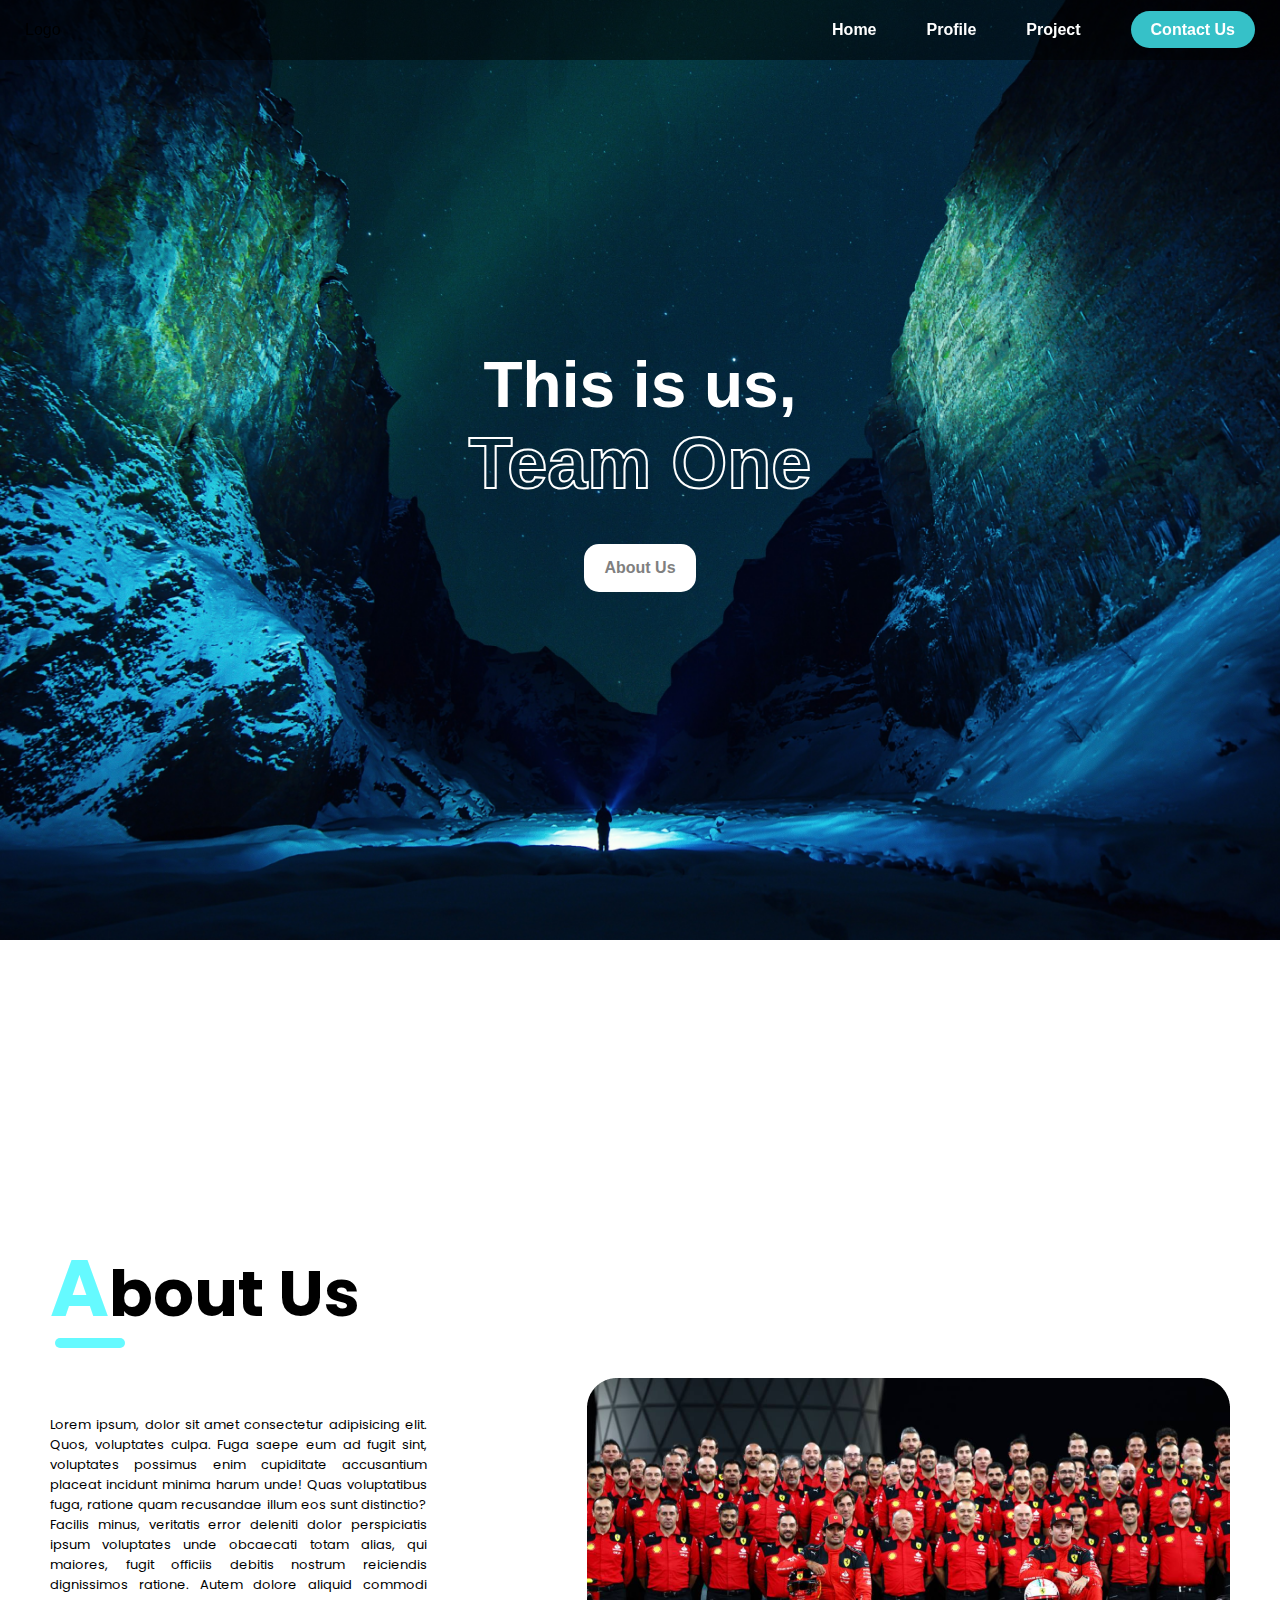
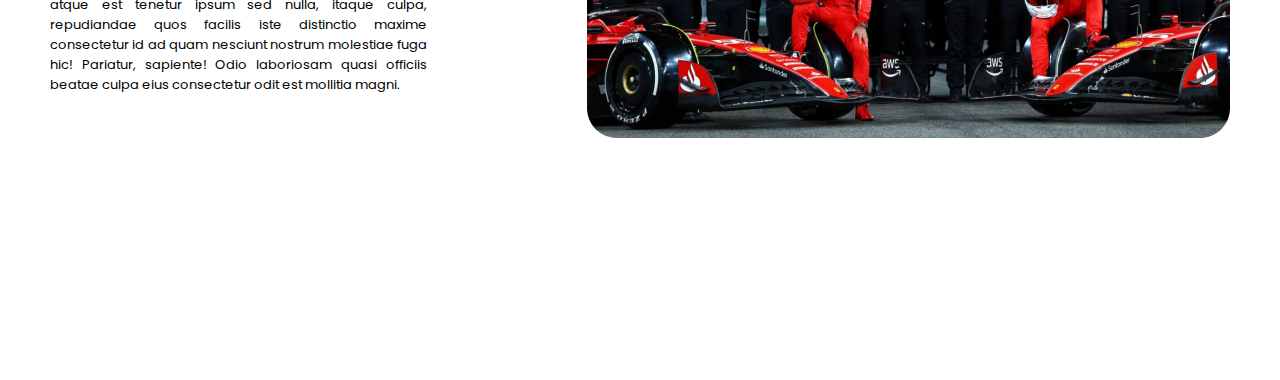
<file: homepage.html>
<!DOCTYPE html>
<html lang="en">

<head>
    <meta charset="UTF-8">
    <meta name="viewport" content="width=device-width, initial-scale=1.0">
    <title>Home Page</title>
    <link rel="stylesheet" href="style.css">
</head>

<body>
    <!-- Header section -->
    <header>
        <nav>
            <div class="logo">Logo</div>
            <ul class="nav-links">
                <li><a href="#">Home</a></li>
                <li><a href="#">Profile</a></li>
                <li><a href="#">Project</a></li>
                <li><a href="#" class="btn-contact">Contact Us</a></li>
            </ul>
        </nav>
    </header>
    <!-- End Header section -->
    <main>
        <article id="hero">
            <h1 class="welcome-1">This is us,</h1>
            <h1 class="welcome-2">Team One</h1>
            <button class="btn-about">About Us</button>

            <div class="dhots"></div>
            <div class="dhots"></div>
            <div class="dhots"></div>
            <div class="dhots"></div>
            <div class="dhots"></div>
            <div class="dhots"></div>
            <div class="dhots"></div>
            <div class="dhots"></div>
            <div class="dhots"></div>
            <div class="dhots"></div>
        </article>
        <!-- End Hero Section -->

        <!-- About Section -->
        <article id="about">
            <!-- left side -->
            <h2 class="about-title"><span>A</span>bout Us</h2>
            <div class="container">
                <div class="left-side">
                    <div class="text-about">
                        <p>
                            Lorem ipsum, dolor sit amet consectetur adipisicing elit. Quos, voluptates culpa. Fuga saepe
                            eum ad fugit sint, voluptates possimus enim cupiditate accusantium placeat incidunt minima
                            harum unde! Quas voluptatibus fuga, ratione quam recusandae illum eos sunt distinctio?
                            Facilis minus, veritatis error deleniti dolor perspiciatis ipsum voluptates unde obcaecati
                            totam alias, qui maiores, fugit officiis debitis nostrum reiciendis dignissimos ratione.
                            Autem dolore aliquid commodi atque est tenetur ipsum sed nulla, itaque culpa, repudiandae
                            quos facilis iste distinctio maxime consectetur id ad quam nesciunt nostrum molestiae fuga
                            hic! Pariatur, sapiente! Odio laboriosam quasi officiis beatae culpa eius consectetur odit
                            est mollitia magni.
                        </p>
                    </div>
                </div>
                <!-- end left side -->
                <!-- right side -->
                <div class="right-side">
                    <img src="asset/our.png" alt="image" class="img-about">
                </div>
                <!-- end right side -->
            </div>
        </article>
        <!-- End About Section -->

        <!-- Project Section -->
         <!-- <article id="project">
            <h2 class="project-title">Our Projects</h2>
            <div class="container">
                <div class="project-grid">
                    <div class="project-item">
                        <img src="asset/project1.jpg" alt="image" class="project-image">
                        <h3 class="project-name">Project 1</h3>
                    </div>
                </div>
            </div>
         </article> -->
        <!-- End Project Section -->
    </main>
</body>

</html>
</file>
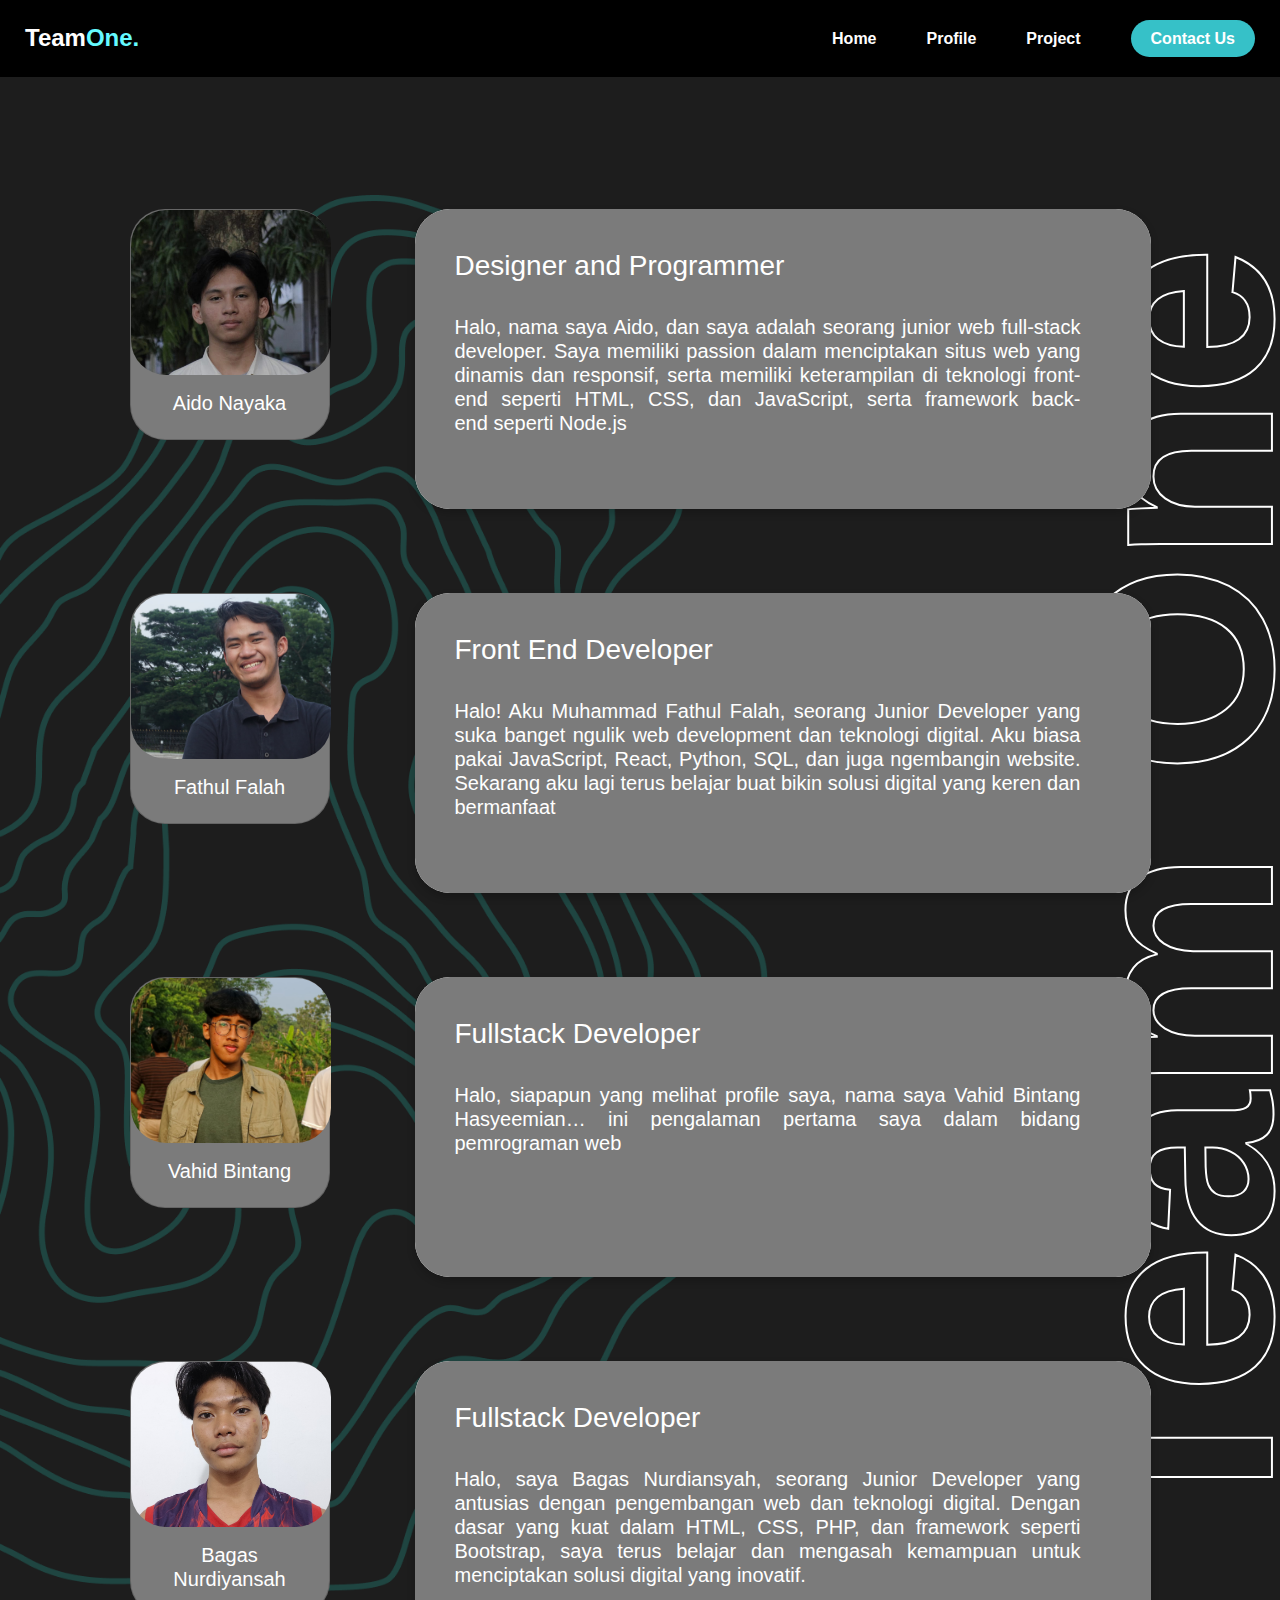
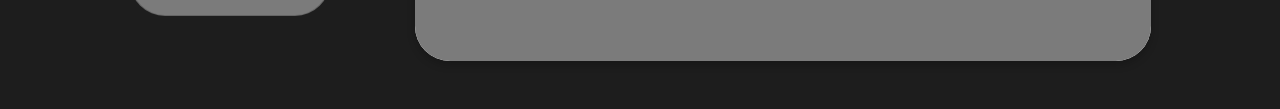
<file: profil.html>
<!DOCTYPE html>
<html lang="en">

<head>
    <meta charset="UTF-8">
    <meta name="viewport" content="width=device-width, initial-scale=1.0">
    <title>Hover Animation</title>
    <link rel="apple-touch-icon" sizes="180x180" href="favicon_io/apple-touch-icon.png">
    <link rel="icon" type="image/png" sizes="32x32" href="favicon_io/favicon-32x32.png">
    <link rel="icon" type="image/png" sizes="16x16" href="favicon_io/favicon-16x16.png">
    <link rel="manifest" href="favicon_io/site.webmanifest">
    <!-- Bootstrap CSS -->
    <link href="https://cdn.jsdelivr.net/npm/bootstrap@5.3.0-alpha3/dist/css/bootstrap.min.css" rel="stylesheet">
    <style>
        body {
            background-color: #1d1d1d;
            color: white;
            font-family: arial, sans-serif;
        }

        nav {
            top: 0;
            width: 100%;
            padding: 20px;
            height: 77px;
            display: flex;
            justify-content: space-between;
            align-items: center;
            background: rgb(0, 0, 0);
        }

        .nav-links {
            list-style: none;
            display: flex;
            gap: 50px;
            margin-right: 5px;
            margin-left: 0;
            margin-bottom: 0;
            margin-top: 0;
            padding: 0;
            font-weight: bold;
        }   

        .nav-links a {
            color: white;
            text-decoration: none;
            font-weight: bold;
            transition: .2s;
        }

        .nav-links a:hover {
            color: #00eeff;
        }

        .nav-links a.btn-contact {
            background-color: #36C1C8;
            padding: 10px 20px;
            color: white;
            border: none;
            border-radius: 5rem;
            transition: .5s;
        }

        .nav-links a.btn-contact:hover {
            background-color: #2C9C9C;
            padding: 10px 25px;
        }

        .container-fluid { 
            background-image: url(background-asset/Topo.png);
            background-position: left;
            background-repeat: no-repeat;
            background-size: 60%;
            padding: 0;
            margin: 0;
            width: 100%;
            position: relative; 
            overflow: hidden;
        }



        .container-fluid::before {
            content: "Team One"; 
            position: absolute;
            top: 50%;
            right: 8%;
            transform: translate(50%, -50%) rotate(-90deg);
            color: transparent;
            -webkit-text-stroke: 2px white;
            font-size: 17rem; 
            font-weight: bold;
            color: #1d1d1d;
            z-index: 0; 
            pointer-events: none; 
            text-align: center;
            white-space: nowrap; 
            padding-bottom: -1000px;
        }

        .card-img-top{
            object-fit: cover;
        }

        .profile-card {
            background-color: white;
            height: 300px;
            padding: 20px;
            position: relative;
            overflow: hidden;
            border-radius: 35px;
            box-shadow: 0 4px 8px rgba(0, 0, 0, 0.2);
            transition: box-shadow 0.3s ease;
        }

        .profile-card:hover {
            box-shadow: 0 8px 15px rgba(0, 0, 0, 0.3);
        }

        .card-background {
            position: absolute;
            top: 0;
            left: 0;
            width: 100%;
            height: 100%;
            background-color: #7B7B7B;
            z-index: 1;
            transition: transform 0.5s ease;
        }

        .profile-card:hover .card-background {
            transform: translateX(-60px);
        }

        .profile-content {
            position: relative;
            z-index: 2;
            padding: 20px;
            display: flex;
            align-items: center;
        }


        .text-content {
            color: white;
        }

        .text-content h5 {
            margin: 0;
        }

        .experience-list {
            font-size: 0.9rem;
            margin-top: 10px;
            color: white;
        }

        .experience-list li {
            margin-bottom: 5px;
        }

        .social-icons {
            position: absolute;
            right: 20px;
            top: 50%;
            transform: translateY(-50%);
            opacity: 0;
            display: flex;
            flex-direction: column;
            gap: 15px;
            z-index: 3;
            transition: opacity 0.5s ease;
        }

        .profile-card:hover .social-icons {
            opacity: 1;
        }

        .social-icons a {
            color: black;
            text-decoration: none;
            font-size: 1.5rem;
        }

        .row{
            margin-top: 60px;
            z-index: 1;
        }

        nav .logo{
            margin-left: 5px;
        }

        .custom-logo h1 {
            font-size: 1.5rem; /* atau ukuran yang Anda inginkan */
            font-weight: bold; /* atau gaya lainnya */
            color: white; /* tetap menjaga gaya Anda */
            margin: 0;
            padding: 0;
        }
    </style>
</head>

<body>
    <header>
        <nav>
            <div class="logo custom-logo">
                <a href="#" style="text-decoration: none;">
                    <h1 style="color: white;">Team<span style="color: #65FAFF;">One.</span></h1>
                </a> 
            </div>
            <ul class="nav-links">
                <li><a href="index.html">Home</a></li>
                <li><a href="profil.html">Profile</a></li>
                <li><a href="project.html">Project</a></li>
                <li><a href="index.html#contact" class="btn-contact">Contact Us</a></li>
            </ul>
        </nav>
    </header>
    
    <div class="container-fluid py-5">
        <div class="container">
            <div class="row g-4 justify-content-center">
                <div class="col-md-3">
                    <div class="card text-center" style="width: 200px; background-color: #7B7B7B; border-radius: 35px;">
                        <img src="asset/aido.jpg" class="card-img-top" alt="..." style="border-radius: 35px; width: 200px; height: 165px;">
                        <div class="card-body">
                        <h5 class="card-title" style="color: white;">Aido Nayaka</h5>
                        </div>
                    </div>
                </div>
                <div class="col-md-8">
                    <div class="profile-card">
                        <div class="card-background"></div>
                        <div class="profile-content">
                            <div class="text-content">
                                <h3>Designer and Programmer</h3>
                                <br>
                                <h5 style="text-align: justify; padding-right: 30px;">Halo, nama saya Aido, dan saya adalah seorang junior web full-stack developer. Saya memiliki passion dalam menciptakan situs web yang dinamis dan responsif, serta memiliki keterampilan di teknologi front-end seperti HTML, CSS, dan JavaScript, serta framework back-end seperti Node.js</h5>
                            </div>
                        </div>
                        <div class="social-icons">
                            <a href="https://github.com/Unknwonnay"><i class="bi bi-github"></i></a>
                            <a href="http://www.linkedin.com/in/aido-nayaka-9847a1293"><i class="bi bi-linkedin"></i></a>
                            <a href="https://www.instagram.com/naycaaido/"><i class="bi bi-instagram"></i></a>
                        
                        </div>
                    </div>
                </div>
            </div>
            <div class="row g-4 justify-content-center">
                <div class="col-md-3">
                    <div class="card text-center" style="width: 200px; background-color: #7B7B7B; border-radius: 35px;">
                        <img src="asset/me.jpg" class="card-img-top" alt="..." style="border-radius: 35px; width: 200px; height: 165px;">
                        <div class="card-body">
                        <h5 class="card-title" style="color: white;">Fathul Falah</h5>
                    </div>
                    </div>
                </div>
                <div class="col-md-8">
                    <div class="profile-card">
                        <div class="card-background"></div>
                        <div class="profile-content">
                            <div class="text-content">
                                <h3>Front End Developer</h3>
                                <br>
                                <h5 style="text-align: justify; padding-right: 30px;">Halo! Aku Muhammad Fathul Falah, seorang Junior Developer yang suka banget ngulik web development dan teknologi digital. Aku biasa pakai JavaScript, React, Python, SQL, dan juga ngembangin website. Sekarang aku lagi terus belajar buat bikin solusi digital yang keren dan bermanfaat</h5>
                            </div>
                        </div>
                        <div class="social-icons">
                            <a href="https://github.com/mff676"><i class="bi bi-github"></i></a>
                            <a href="https://www.linkedin.com/in/muhammad-fathul-falah/"><i class="bi bi-linkedin"></i></a>
                            <a href="https://www.instagram.com/mff_676/"><i class="bi bi-instagram"></i></a>
                        </div>
                    </div>
                </div>
            </div>
            <div class="row g-4 justify-content-center">
                <div class="col-md-3">
                    <div class="card text-center" style="width: 200px; background-color: #7B7B7B; border-radius: 35px;">
                        <img src="asset/vahid.jpg" class="card-img-top" alt="..." style="border-radius: 35px; width: 200px; height: 165px;">
                        <div class="card-body">
                        <h5 class="card-title" style="color: white;">Vahid Bintang</h5>
                        </div>
                    </div>
                </div>
                <div class="col-md-8">
                    <div class="profile-card">
                        <div class="card-background"></div>
                        <div class="profile-content">
                            <div class="text-content">
                                <h3>Fullstack Developer</h3>
                                <br>
                                <h5 style="text-align: justify; padding-right: 30px;">Halo, siapapun yang melihat profile saya, nama saya Vahid Bintang Hasyeemian… ini pengalaman pertama saya dalam bidang pemrograman web</h5>
                            </div>
                        </div>
                        <div class="social-icons">
                            <a href="https://github.com/Ganenag"><i class="bi bi-github"></i></a>
                            <a href="#"><i class="bi bi-linkedin"></i></a>
                            <a href="https://www.instagram.com/hitdbinh/"><i class="bi bi-instagram"></i></a>
                        </div>
                    </div>
                </div>
            </div>
            <div class="row g-4 justify-content-center">
                <div class="col-md-3">
                    <div class="card text-center" style="width: 200px; background-color: #7B7B7B; border-radius: 35px;">
                        <img src="asset/bagas.jpg" class="card-img-top" alt="..." style="border-radius: 35px; width: 200px; height: 165px;">
                        <div class="card-body">
                        <h5 class="card-title" style="color: white;">Bagas Nurdiyansah</h5>
                        </div>
                    </div>
                </div>
                <div class="col-md-8">
                    <div class="profile-card">
                        <div class="card-background"></div>
                        <div class="profile-content">
                            <div class="text-content">
                                <h3>Fullstack Developer</h3>
                                <br>
                                <h5 style="text-align: justify; padding-right: 30px;">Halo, saya Bagas Nurdiansyah, seorang Junior Developer yang antusias dengan pengembangan web dan teknologi digital. Dengan dasar yang kuat dalam HTML, CSS, PHP, dan framework seperti Bootstrap, saya terus belajar dan mengasah kemampuan untuk menciptakan solusi digital yang inovatif.</h5>
                            </div>
                        </div>
                        <div class="social-icons">
                            <a href="https://github.com/Bagass-08"><i class="bi bi-github"></i></a>
                            <a href="#"><i class="bi bi-linkedin"></i></a>
                            <a href="https://www.instagram.com/bagasnrdsyh?igsh=MWtubnRlZ2w2c3pvcg=="><i class="bi bi-instagram"></i></a>
                        </div>
                    </div>
                </div>
            </div>
        </div>
        
    </div>

    <!-- Bootstrap JS and Icons -->
    <script src="https://cdn.jsdelivr.net/npm/bootstrap@5.3.0-alpha3/dist/js/bootstrap.bundle.min.js"></script>
    <link href="https://cdn.jsdelivr.net/npm/bootstrap-icons/font/bootstrap-icons.css" rel="stylesheet">
</body>

</html>
</file>
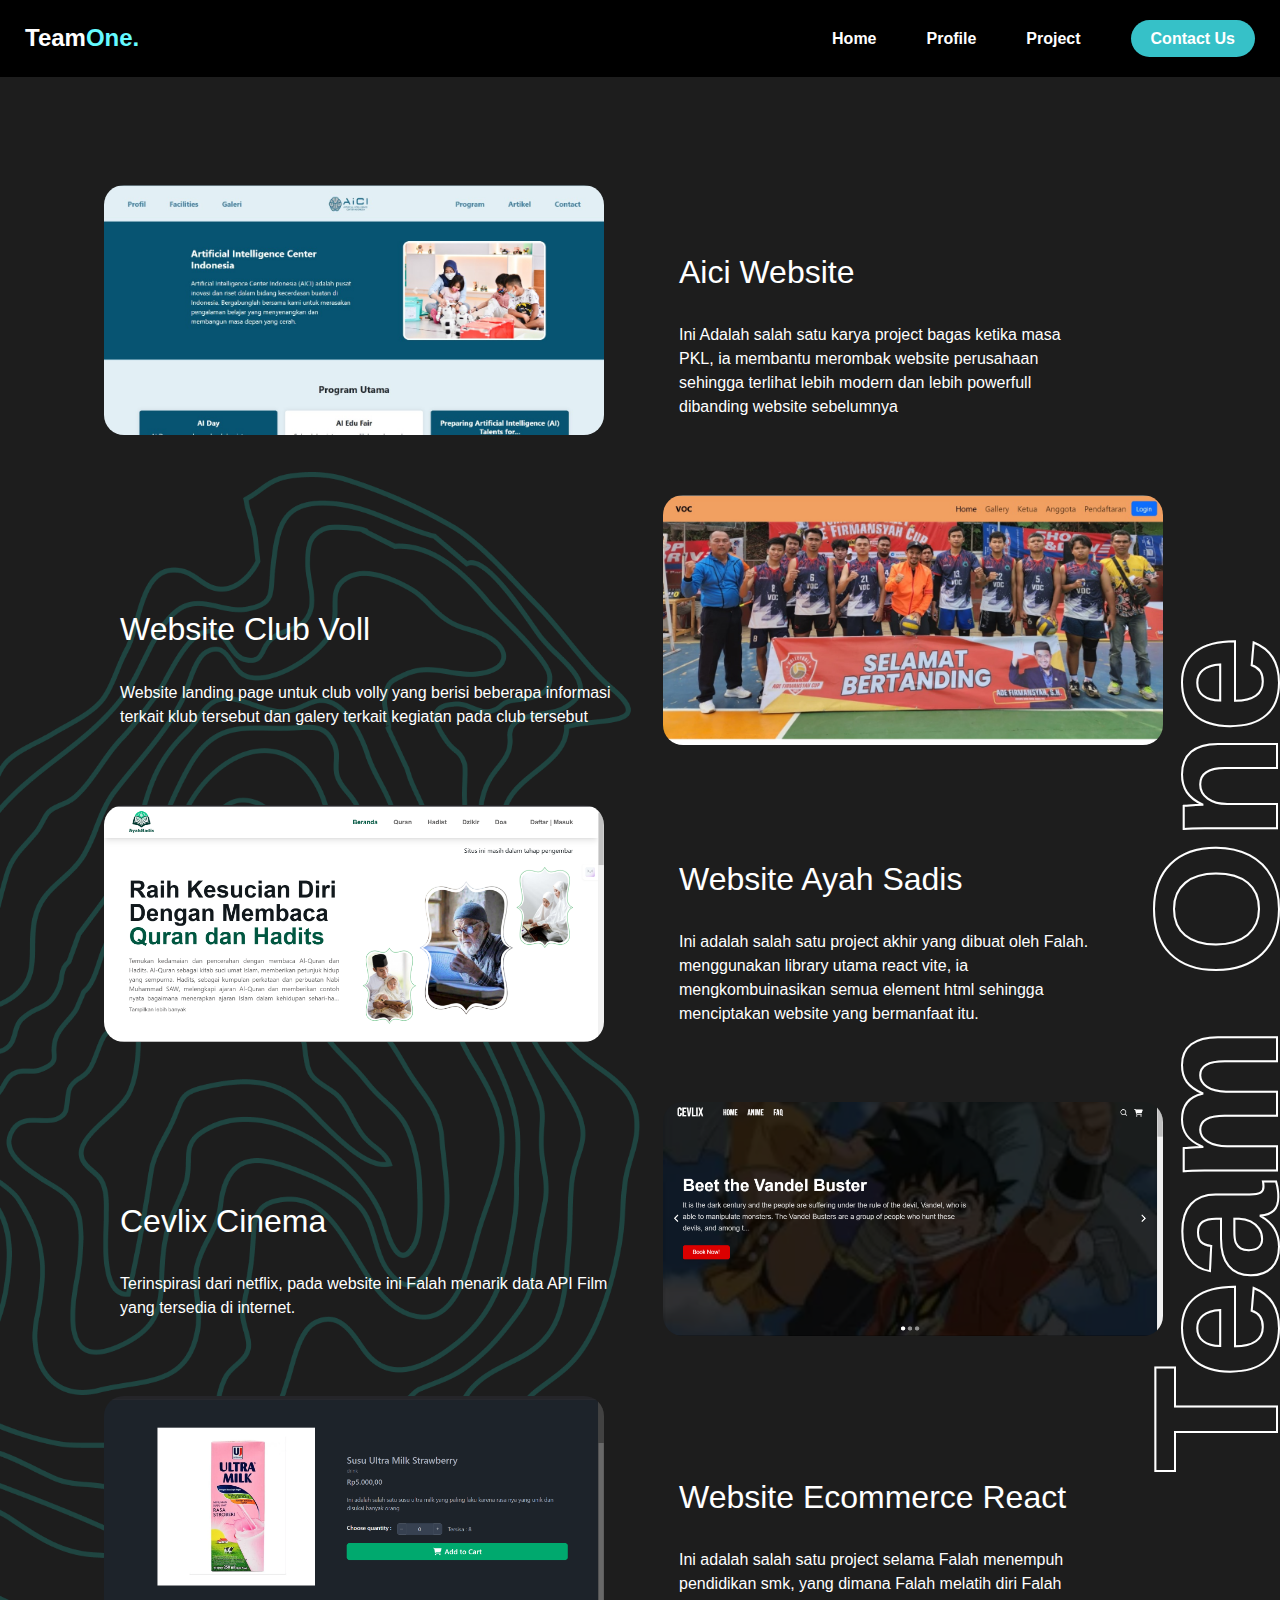
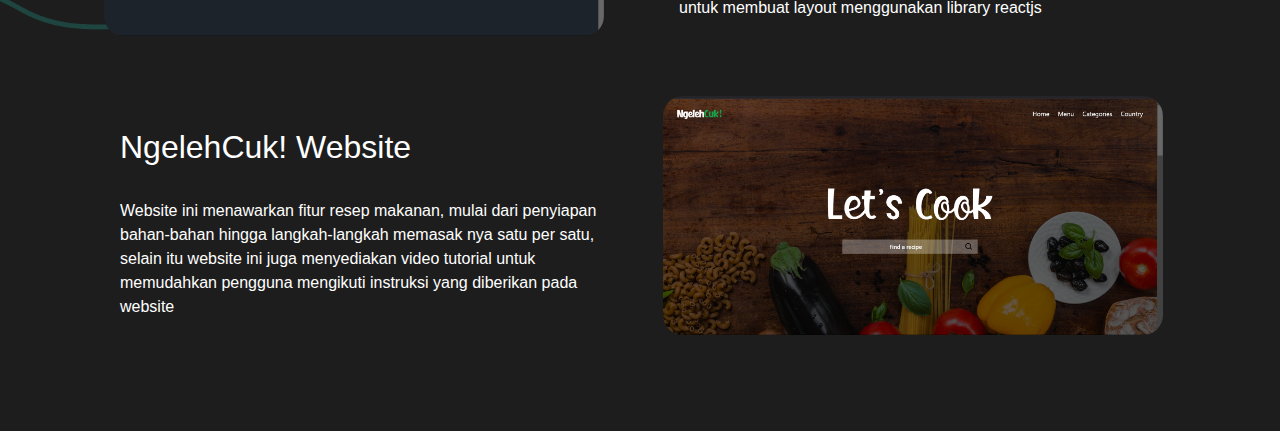
<file: project.html>
<!DOCTYPE html>
<html lang="en">

<head>
    <meta charset="UTF-8">
    <meta name="viewport" content="width=device-width, initial-scale=1.0">
    <title>Hover Animation</title>
    <link rel="apple-touch-icon" sizes="180x180" href="favicon_io/apple-touch-icon.png">
    <link rel="icon" type="image/png" sizes="32x32" href="favicon_io/favicon-32x32.png">
    <link rel="icon" type="image/png" sizes="16x16" href="favicon_io/favicon-16x16.png">
    <link rel="manifest" href="favicon_io/site.webmanifest">
    <!-- Bootstrap CSS -->
    <link href="https://cdn.jsdelivr.net/npm/bootstrap@5.3.0-alpha3/dist/css/bootstrap.min.css" rel="stylesheet">
    <style>
        body {
            background-color: #1d1d1d;
            color: white;
            font-family: arial, sans-serif;
        }

        nav {
            top: 0;
            width: 100%;
            padding: 20px;
            height: 77px;
            display: flex;
            justify-content: space-between;
            align-items: center;
            background: rgb(0, 0, 0);
        }

        .nav-links {
            list-style: none;
            display: flex;
            gap: 50px;
            margin-right: 5px;
            margin-left: 0;
            margin-bottom: 0;
            margin-top: 0;
            padding: 0;
            font-weight: bold;
        }

        .nav-links a {
            color: white;
            text-decoration: none;
            font-weight: bold;
            transition: .2s;
        }

        .nav-links a:hover {
            color: #00eeff;
        }

        .nav-links a.btn-contact {
            background-color: #36C1C8;
            padding: 10px 20px;
            color: white;
            border: none;
            border-radius: 5rem;
            transition: .5s;
        }

        .nav-links a.btn-contact:hover {
            background-color: #2C9C9C;
            padding: 10px 25px;
        }

        .container-fluid { 
            background-image: url(background-asset/Topo.png);
            background-position: left;
            background-repeat: no-repeat;
            background-size: 50%;
            padding: 0;
            margin: 0;
            width: 100%;
            position: relative; 
            overflow: hidden;
        }



        .container-fluid::before {
            content: "Team One"; 
            position: absolute;
            top: 50%;
            right: 5%;
            transform: translate(50%, -50%) rotate(-90deg);
            color: transparent;
            -webkit-text-stroke: 2px white;
            font-size: 11rem; 
            font-weight: bold;
            color: #1d1d1d;
            z-index: 0; 
            pointer-events: none; 
            text-align: center;
            white-space: nowrap; 
            padding-bottom: -1000px;
        }
        

        .row{
            position: relative;
            z-index: 1;
            margin-top: 60px;
            margin-left: 10px;
        }
        
        .card {
            background-color: transparent;
            border: none;
            color: white;
        }

        a img {
            border-radius: 20px;
        }

        nav .logo{
            margin-left: 5px;
        }

        .custom-logo h1 {
            font-size: 1.5rem; /* atau ukuran yang Anda inginkan */
            font-weight: bold; /* atau gaya lainnya */
            color: white; /* tetap menjaga gaya Anda */
            margin: 0;
            padding: 0;
        }
    </style>
</head>

<body>
    <header>
        <nav>
            <div class="logo custom-logo">
                <a href="#" style="text-decoration: none;">
                    <h1 style="color: white;">Team<span style="color: #65FAFF;">One.</span></h1>
                </a> 
            </div>
            <ul class="nav-links">
                <li><a href="index.html">Home</a></li>
                <li><a href="profil.html">Profile</a></li>
                <li><a href="project.html">Project</a></li>
                <li><a href="index.html#contact" class="btn-contact">Contact Us</a></li>
            </ul>
        </nav>
    </header>
    
    <div class="container-fluid py-5">
        <div class="container">
            <div class="row">
                <div class="col-md-6">
                    <a href="https://github.com/mff676/Aici-Web/tree/main"><img src="asset/project1.jpg" style="width: 500px;" alt="image" ></a>
                </div>
                <div class="col-md-5 align-self-end">
                    <div class="card">
                        <div class="card-body">
                          <h2 class="card-title">Aici Website</h2>
                          <br>
                          <p class="card-text">Ini Adalah salah satu karya project bagas ketika masa PKL, ia membantu merombak website perusahaan sehingga
                            terlihat lebih modern dan lebih powerfull dibanding website sebelumnya </p>
                        </div>
                    </div>
                </div>
            </div>
            <div class="row">
                <div class="col-md-6 align-self-end">
                    <div class="card">
                        <div class="card-body">
                          <h2 class="card-title">Website Club Voll</h2>
                          <br>
                          <p class="card-text">Website landing page untuk club volly yang berisi beberapa informasi terkait klub tersebut
                            dan galery terkait kegiatan pada club tersebut</p>
                        </div>
                    </div>
                </div>
                <div class="col-md-5">
                    <a href="https://github.com/mff676/club-voli"><img src="asset/project2.jpg" style="width: 500px;" alt="image" ></a>
                </div>
            </div>
            <div class="row ">
                <div class="col-md-6">
                    <a href="https://www.ayahhadis.com/"><img src="asset/project3.png" style="width: 500px;" alt="image" ></a>
                </div>
                <div class="col-md-5 align-self-end">
                    <div class="card">
                        <div class="card-body">
                          <h2 class="card-title">Website Ayah Sadis</h2>
                          <br>
                          <p class="card-text">Ini adalah salah satu project akhir yang dibuat oleh Falah.
                            menggunakan library utama react vite, ia mengkombuinasikan semua element html sehingga menciptakan
                            website yang bermanfaat itu.</p>
                        </div>
                    </div>
                </div>
            </div>
            <div class="row">
                <div class="col-md-6 align-self-end">
                    <div class="card">
                        <div class="card-body">
                        <h2 class="card-title">Cevlix Cinema</h2>
                        <br>
                        <p class="card-text">Terinspirasi dari netflix, pada website ini Falah menarik data API Film yang tersedia di internet.</p>
                        </div>
                    </div>
                </div>
                <div class="col-md-5">
                    <a href="https://mff676.github.io/Cevlix-Cinema/"><img src="asset/project5.png" style="width: 500px;" alt="image" ></a>
                </div>
            </div>
            <div class="row ">
                <div class="col-md-6">
                        <a href="https://mff676.github.io/Cepi-Market/"><img src="asset/project4.png" style="width: 500px;" alt="image" ></a>
                    </div>
                <div class="col-md-5 align-self-end">
                    <div class="card">
                        <div class="card-body">
                            <h2 class="card-title">Website Ecommerce React</h2>
                            <br>
                            <p class="card-text">Ini adalah salah satu project selama Falah menempuh pendidikan smk, yang dimana Falah melatih diri Falah untuk membuat layout menggunakan library reactjs</p>
                        </div>
                    </div>
                </div>
            </div>
            <div class="row mb-5">
                <div class="col-md-6 align-self-end">
                    <div class="card">
                        <div class="card-body">
                          <h2 class="card-title">NgelehCuk! Website</h2>
                          <br>
                          <p class="card-text">Website ini menawarkan fitur resep makanan, mulai dari penyiapan bahan-bahan hingga langkah-langkah memasak nya satu per satu, selain itu website ini juga menyediakan video tutorial untuk memudahkan pengguna mengikuti instruksi yang diberikan pada website</p>
                        </div>
                    </div>
                </div>
                <div class="col-md-5">
                    <a href="https://mff676.github.io/Recipe-Project/"><img src="asset/project6.png" style="width: 500px;" alt="image" ></a>
                </div>
            </div>
        </div>
    </div>

    <!-- Bootstrap JS and Icons -->
    <script src="https://cdn.jsdelivr.net/npm/bootstrap@5.3.0-alpha3/dist/js/bootstrap.bundle.min.js"></script>
    <link href="https://cdn.jsdelivr.net/npm/bootstrap-icons/font/bootstrap-icons.css" rel="stylesheet">
</body>

</html>
</file>
<file: style.css>
@import url('https://fonts.googleapis.com/css2?family=Poppins:ital,wght@0,100;0,200;0,300;0,400;0,500;0,600;0,700;0,800;0,900;1,100;1,200;1,300;1,400;1,500;1,600;1,700;1,800;1,900&display=swap');

html{
    scroll-behavior: smooth;
}

body {
    margin: 0;
    font-family: Arial, sans-serif;
    box-sizing: border-box;
    overflow-x: hidden;
}

article{
    padding: 20px;
}

#hero {
    height: 100vh;
    background: url('asset/jumbotoron.png') no-repeat center;
    background-size: cover;
    color: white;
    display: flex;
    flex-direction: column;
    justify-content: center;
    align-items: center;
    text-align: center;
}
.dhots {
    position: absolute;
    top: -10px;
    width: 5px;
    height: 5px;
    background-color: white;
    border-radius: 50%;
    opacity: 1;
    animation: dhots-fall 4s infinite linear;
}

.dhots:nth-child(1) {
    left: 5%;  
    animation-duration: 4s;
}

.dhots:nth-child(2) {
    right: 5%; 
    animation-duration: 5s;
}

.dhots:nth-child(3) {
    left: 20%;  
    animation-duration: 6s;
}

.dhots:nth-child(4) {
    right: 20%; 
    animation-duration: 7s;
}

.dhots:nth-child(5) {
    left: 40%;  
    animation-duration: 8s;
}

.dhots:nth-child(6) {
    right: 40%; 
    animation-duration: 9s;
}

.dhots:nth-child(7) {
    left: 60%;  
    animation-duration: 10s;
}

.dhots:nth-child(8) {
    right: 60%; 
    animation-duration: 11s;
}

.dhots:nth-child(9) {
    left: 80%;  
    animation-duration: 12s;
}


.dhots:nth-child(10) {
    right: 80%; 
    animation-duration: 13s;
}

@keyframes dhots-fall {
    0% {
        top: -10px;     
        opacity: 1;    
    }
    100% {
        top: 100vh;    
        opacity: 0;    
    }
}

@keyframes blink {
    0% { opacity: 0.8; }
    50% { opacity: 1; }
    100% { opacity: 0.8; }
}
nav {
    position: absolute;
    top: 0;
    width: 100%;
    padding: 5px 25px;
    display: flex;
    justify-content: space-between;
    align-items: center;
    background: rgba(0, 0, 0, 0.5);
    position: fixed;

}

/* .logo {
    margin-left: 50px;
    background-color: white;
    color: black;
    padding: 15px 40px;
    font-weight: bold;
} */

.nav-links {
    list-style: none;
    display: flex;
    gap: 50px;
    margin-right: 50px;
    padding: 0;
    font-weight: bold;
}

.nav-links a {
    color: white;
    text-decoration: none;
    font-weight: bold;
    transition: .2s;
}

.nav-links a:hover {
    color: #00eeff;
}

.nav-links a.btn-contact {
    background-color: #36C1C8;
    padding: 10px 20px;
    color: white;
    border: none;
    border-radius: 5rem;
    transition: .5s;
}

.nav-links a.btn-contact:hover {
    background-color: #2C9C9C;
    padding: 10px 25px;
}

.welcome-1 {
    font-size: 4rem;
    font-weight: bold;
    margin: 0;
}

.welcome-2 {
    font-size: 4.5rem;
    font-weight: bold;
    color: transparent;
    -webkit-text-stroke: 2px white;
    margin: 0;
}

.btn-about {
    margin-top: 40px;
    padding: 15px 20px;
    background-color: white;
    color: gray;
    font-size: 1rem;
    border: none;
    border-radius: 15px;
    cursor: pointer;
    font-weight: bold;
    transition: .3s;
    
}

.btn-about a{
    text-decoration: none;
    color: black;
    transition: .3s;

}

.btn-about:hover {
    background-color: #36C1C8;
    color: white;
    transition: .3s;
}

.btn-about:hover a{
    color: white;
    transition: .3s;
}

#about {
    font-family: "Poppins", serif;
    font-weight: 400;
    font-style: normal;
    min-height: 100vh;
    padding:  70px 50px;
    display: flex;
    flex-direction: column;
    justify-content: center;
    background-color: white;
    border-radius: 50px;
}

.container{
    display: flex;
    align-items: center;
    justify-content: space-between;
    gap: 10rem;
    flex-direction: row;
    width: 100%;
}

.left-side{
    display: flex;
    flex-direction: column;
    justify-content: flex-start;
}
.about-title{
    font-size: 4rem;
    font-weight: 700;
    margin-bottom: 0px;
}

.about-title span{
    color: #65FAFF;
    font-size: 5rem;
}

.text-about p {
    margin-top: 0; 
    font-size: small;
    text-align: justify;
}

/* make a line under title about */
.about-title::after{
    content: "";
    display: block;
    background-color: #65FAFF;
    width: 70px;
    height: 10px;
    margin-top: -10px;
    margin-bottom: 30px;
    margin-left: 5px;
    border-radius: 50px;
}

.right-side video{
    max-width: 500px;
    border-radius: 20px;
}

#project{
    background: url('asset/bgproject.png'), #1d1d1d;
    background-repeat: no-repeat;
    background-size: cover;
    background-position: center;
    z-index: 500;
    display: flex;
    justify-content: center;
    flex-direction: column;
    align-items: center;
    min-height: 100vh;
    color: white;
    gap: 100px;
}

.project-item img{
    min-width: 390px;
    max-width: 400px;
    min-height: 250px;
    object-fit: cover;
    border-radius: 10px;
}

h2.project-title{
    margin-top: 50px;
    font-size: 3rem;
    font-family: "Poppins", serif;
}

.project-name{
    font-size: 1.5rem;
    margin-bottom: 5px;
    font-weight: 700;
    margin-top: 0;
}

.project-description{
    font-size: 12px;
    text-align: justify;
    max-width: 95%;
}


.project-item{
    position: relative;
    filter: brightness(.9);
    transition: .4s all;
    color: white;
}




.overlay-text {
    width: fit-content;
    height: 20%;
    position: absolute;
    bottom: 0px;
    background: rgb(0, 0, 0, 0.5);
    padding: 0px 25px 100px;
    transform: translateY(25px);
    transition: transform 0.6s;
    opacity: 0;
    transition: .5s;
}

.overlay-text > *{
    transform: translateY(25px);
    transition: transform 0.5s;
    }
    /* 

    .project-item:hover .overlay-text > *{
        transform: translateY(25px);
        } */
        
        .project-item:hover {
            transition: .5s all;
            filter: brightness(.7);
            cursor: pointer;
        }
        
.project-item:hover .overlay-text {
    opacity: 1;
    transform: translateY(0px);

}

/* group hover project item hover the overlay is appear

.project-item:hover .overlay-text{
    display: block;
} */



.project-grid{
    display: grid;
    grid-template-columns: auto auto auto;
    gap: 15px;
}

.btn-project{
    padding: 20px 50px;
    margin-bottom: 70px;
    border-radius: 20px;
    border: none;
    cursor: pointer;
    transition: .3s;
    font-size: 18px;
    font-weight: bold;
    background-color: #00eeff;
    color: white;
}

.btn-project:hover {
    background-color: #06acb8;
    color: white;
}

#contact {
    display: flex;
    flex-direction: column;
    align-items: center;
    min-height: 100vh;
}

.contact-grid form{
    display: flex;
    flex-direction: column;
    gap: 15px;
}

.contact-title{
    padding-top: 50px;
    font-size: 3rem;
    font-family: "Poppins", serif;
}

.input-small{
    width: 30vw;
    padding: 12px 20px;
    border-radius: 50px;
    border: solid #000;
    outline: none;
    transition: .3s;
}

.input-small:hover{
    border-color: #2dc1cc;
}
.input-small:focus{
    border: solid #00eeff;
}

.message{
    padding: 10px 20px;
    border-radius: 20px;
    border: solid #000;
    outline: none;
    transition: .3s;
}

.message:hover{
    border-color: #2dc1cc;
}
.message:focus{
    border: solid #00eeff;
}

.btn-contact{
    background-color: #D9D9D9;
    border-radius: 20px;
    padding: 10px;
    cursor: pointer;
    outline: none;
    border: none;       
    color: black;
    transition: .3s;
    margin-bottom: 60px;
}

.btn-contact:hover{
    background-color: #aea1a1;
}

footer{
    background-color: #1B1B1B;
    height: fit-content;
    overflow: hidden;
    width: auto;
    position: relative;
    
}

footer img{
    position: absolute;
    height: auto;
    width: 500px;
    margin-top: -200px;
    margin-left: 800px ;
    z-index: 0;
    
}
.main-footer{
    display: flex;
    justify-content: space-between;
    color: white;
    padding: 50px;
    align-items: center;
}

.content-foot ul li{
    list-style: none;
    margin: 30px 0;
}

.teamone-foot {
    font-size: 3rem;
    font-weight: bold;
    color: transparent;
    -webkit-text-stroke: 1px white;
    margin: 0;
}

.copyright{
    display: absolute;
    background-color: #545454;
    padding: 2px 0;
    z-index: 2;
}

.copyright h4{
    font-size: 1rem;
    text-align: center;
    color: white;
    font-weight: 300;
}

i{
    margin-right: 5px;
}
</file>
